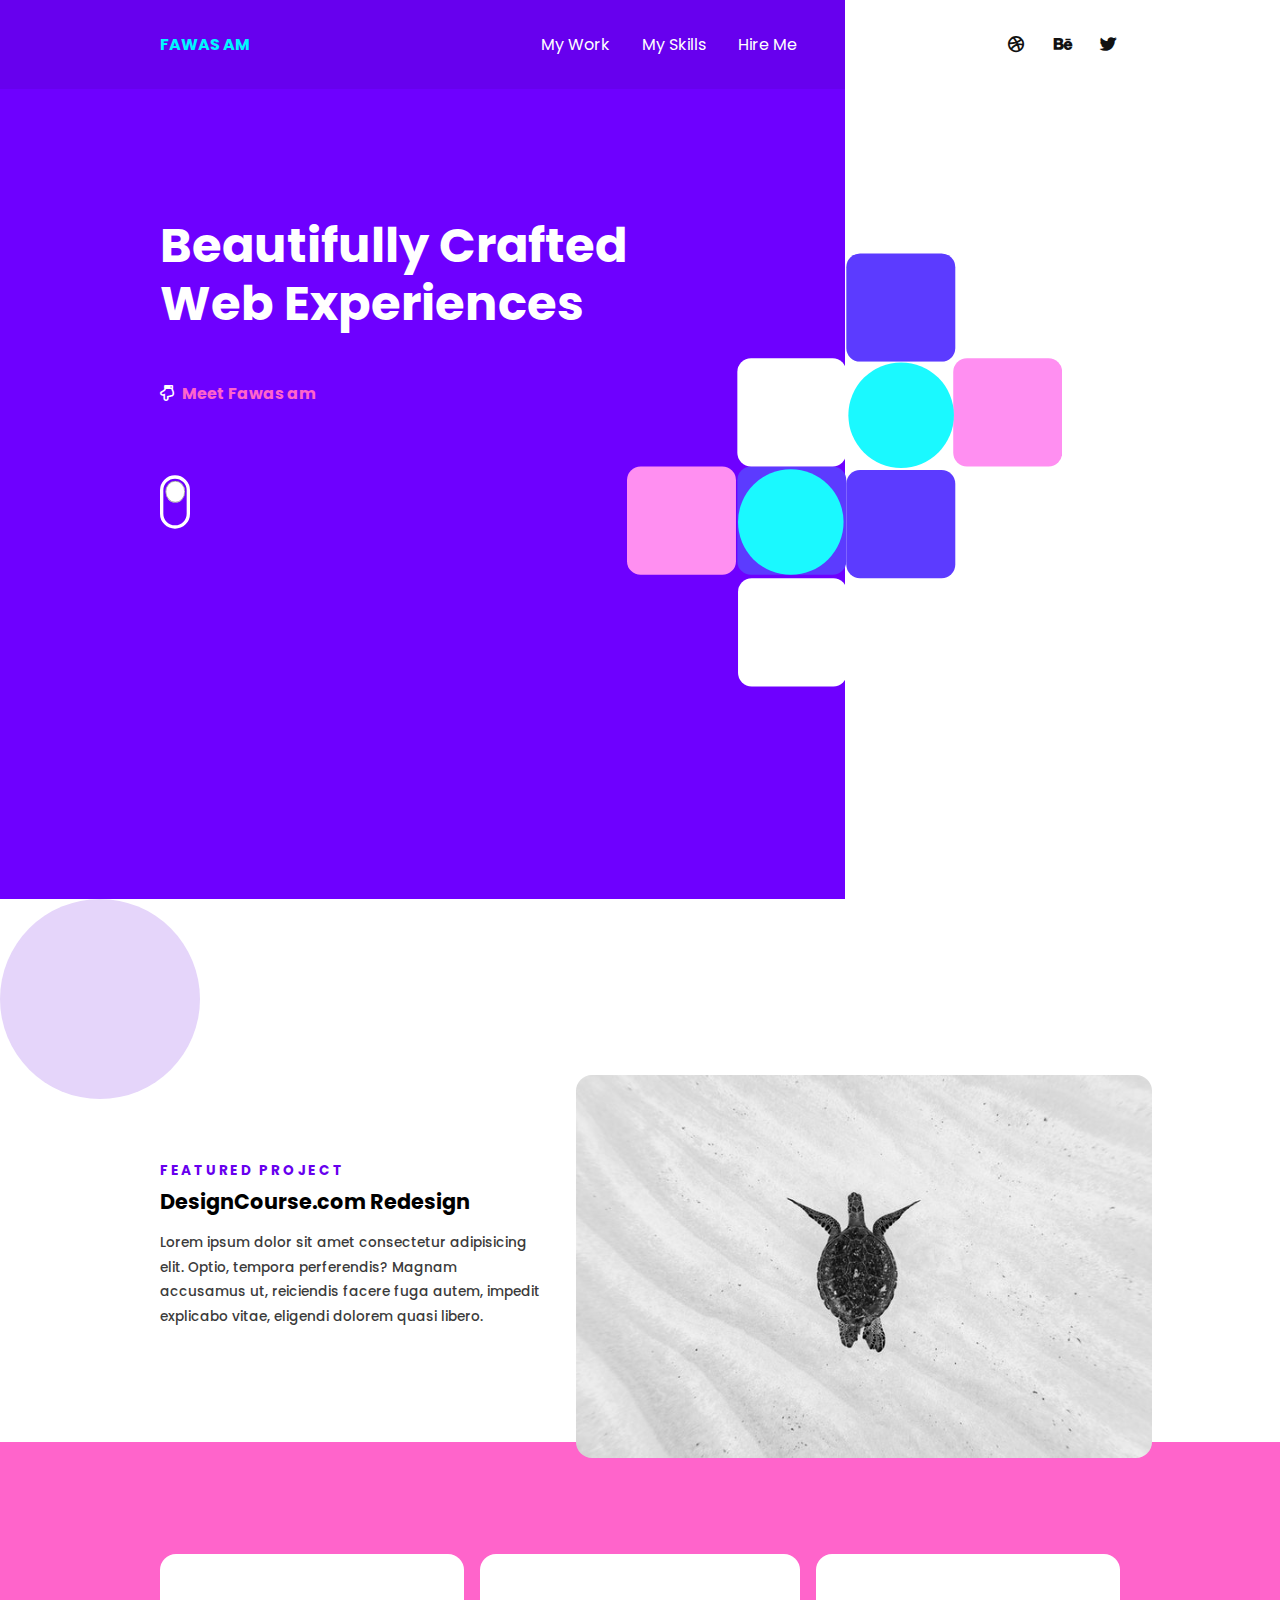
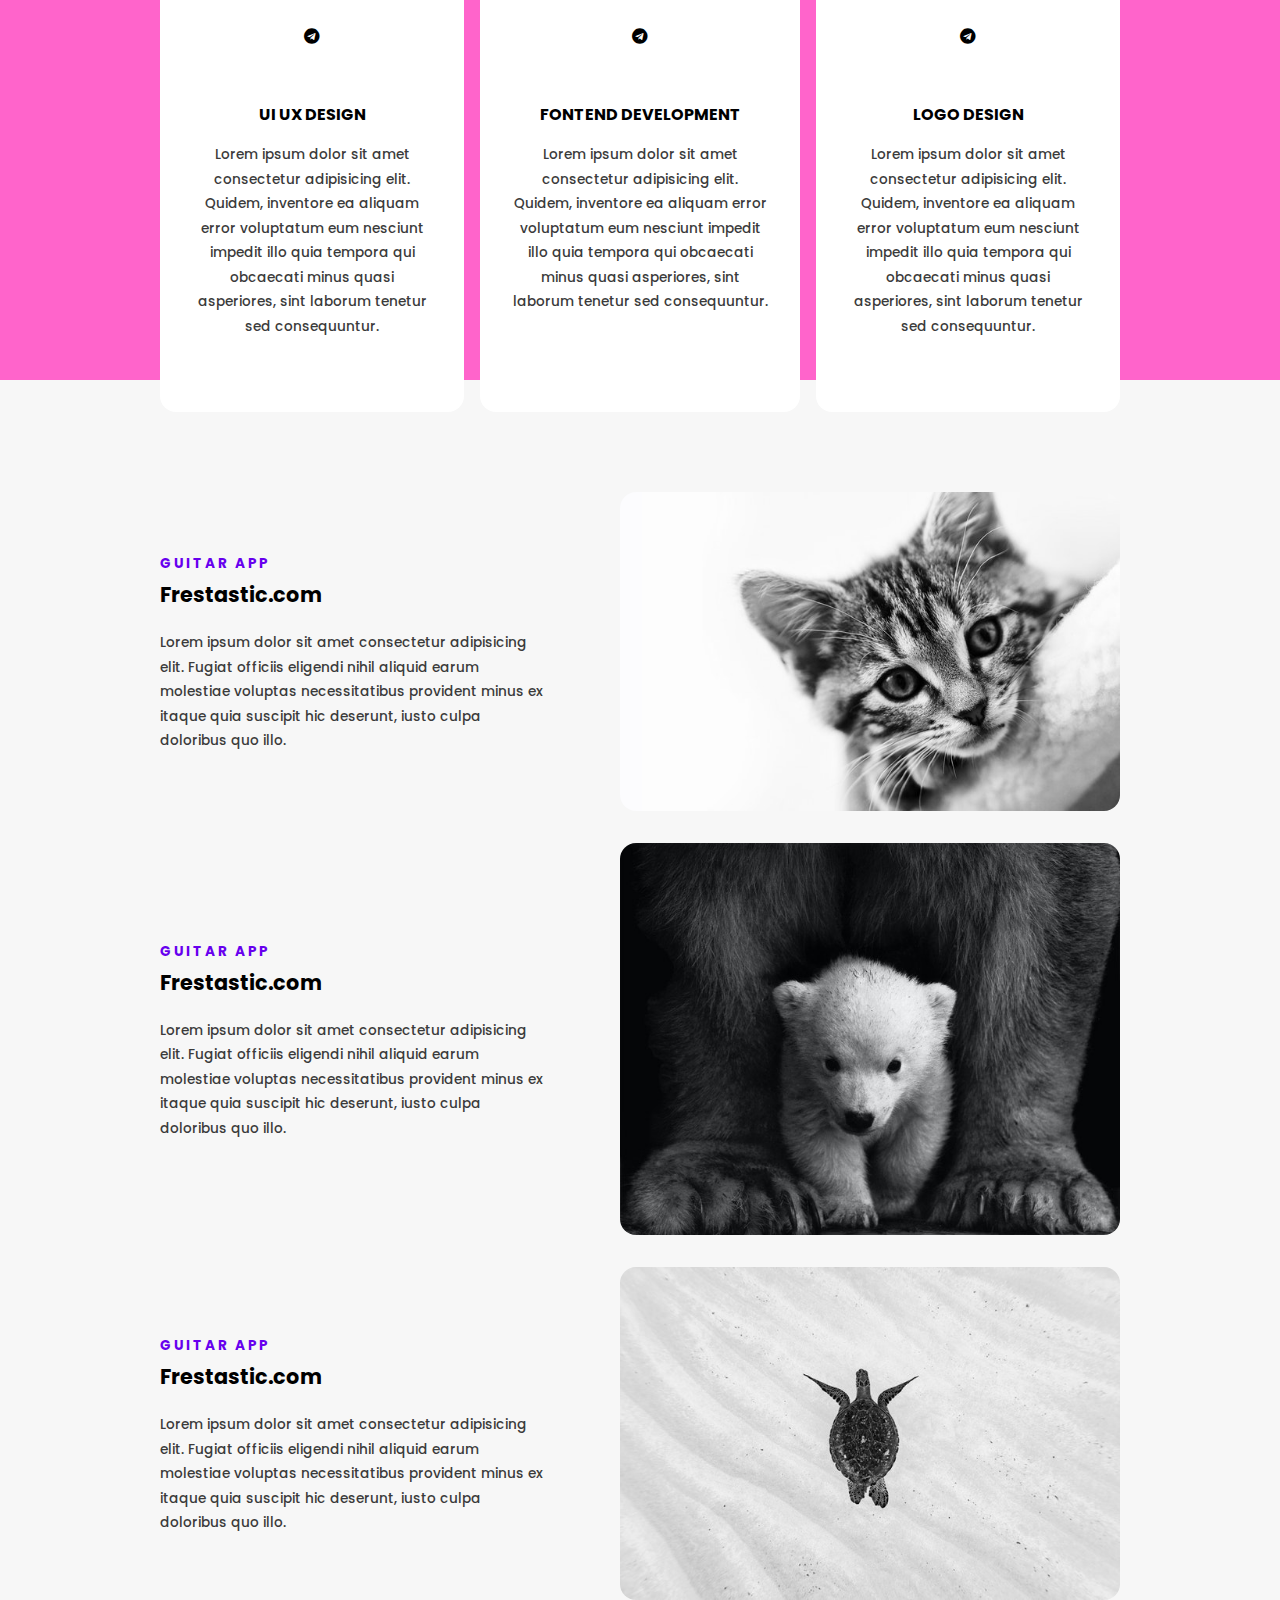
<file: index.html>
<!DOCTYPE html>
<html lang="en">

<head>
    <meta charset="UTF-8">
    <meta http-equiv="X-UA-Compatible" content="IE=edge">
    <meta name="viewport" content="width=device-width, initial-scale=1.0">
    <link rel="stylesheet" href="https://cdnjs.cloudflare.com/ajax/libs/font-awesome/5.15.3/css/all.min.css">
    <link rel="stylesheet" href="styel.css">
    <title>portfoli one</title>
</head>

<body>
    <div class="nav">
        <header>
            <a href="#" class="logo">FAWAS AM</a>
            <nav>
                <ul>
                    <li><a href="#">My Work</a></li>
                    <li><a href="#">My Skills</a></li>
                    <li><a href="#">Hire Me</a></li>
                </ul>
            </nav>
        </header>
        <div class="social">
            <ul>
                <li><a href=""><i class="fab fa-dribbble"></i></a></li>
                <li><a href=""><i class="fab fa-behance"></i> </a></li>
                <li><a href=""><i class="fab fa-twitter"></i></a></li>
            </ul>
        </div>
    </div>
    <div class="container1">
        <div class="content">
            <h1>Beautifully Crafted Web Experiences </h1>
            <div class="meet">
                <span><i class="far fa-hand-point-down"></i></span>
                <p>Meet Fawas am</p>
            </div>
            <svg class="scroll" width="54" height="96" viewBox="0 0 54 96">
                <g id="scroll" transform="translate(-218 -732)">
                    <g id="Rectangle_3" data-name="Rectangle 3" transform="translate(218 732)" fill="none" stroke="#fff"
                        stroke-linecap="round" stroke-linejoin="round" stroke-width="6">
                        <rect width="54" height="96" rx="27" stroke="none" />
                        <rect x="3" y="3" width="48" height="90" rx="24" fill="none" />
                    </g>
                    <g id="Ellipse_1" data-name="Ellipse 1" transform="translate(228 742)" fill="#fff" stroke="#707070"
                        stroke-width="1">
                        <ellipse cx="17.5" cy="19.5" rx="17.5" ry="19.5" stroke="none" />
                        <ellipse cx="17.5" cy="19.5" rx="17" ry="19" fill="none" />
                    </g>
                </g>
            </svg>
        </div>

        <svg xmlns="http://www.w3.org/2000/svg" class="hero-design" width="635" height="632" viewBox="0 0 635 632">
            <g id="hero_image" data-name="hero image" transform="translate(-921 -308)">
                <rect class="square-anim" id="Rectangle_4" data-name="Rectangle 4" width="159" height="158" rx="20"
                    transform="translate(1241 308)" fill="#5c3bff" />
                <rect class="square-anim" id="Rectangle_8" data-name="Rectangle 8" width="159" height="158" rx="20"
                    transform="translate(1241 624)" fill="#5c3bff" />
                <rect class="square-anim" id="Rectangle_9" data-name="Rectangle 9" width="159" height="158" rx="20"
                    transform="translate(1082 619)" fill="#5c3bff" />
                <rect class="square-anim" id="Rectangle_11" data-name="Rectangle 11" width="159" height="158" rx="20"
                    transform="translate(1083 782)" fill="#fff" />
                <rect class="square-anim" id="Rectangle_10" data-name="Rectangle 10" width="159" height="158" rx="20"
                    transform="translate(921 619)" fill="#ff8ff1" />
                <rect class="square-anim" id="Rectangle_5" data-name="Rectangle 5" width="159" height="158" rx="20"
                    transform="translate(1241 466)" fill="#fff" />
                <circle id="Ellipse_3" data-name="Ellipse 3" cx="77" cy="77" r="77" transform="translate(1083 623)"
                    fill="#1af9ff" />
                <rect class="square-anim" id="Rectangle_7" data-name="Rectangle 7" width="159" height="158" rx="20"
                    transform="translate(1397 461)" fill="#ff8ff1" />
                <rect class="square-anim" id="Rectangle_6" data-name="Rectangle 6" width="159" height="158" rx="20"
                    transform="translate(1082 461)" fill="#fff" />
                <circle id="Ellipse_2" data-name="Ellipse 2" cx="77" cy="77" r="77" transform="translate(1244 467)"
                    fill="#1af9ff" />
            </g>
        </svg>

    </div>
    <section class="featured">
        <div class="left">
            <div class="inner trasnsition2">
                <p class="subtitle">
                    Featured Project
                </p>
                <a href="#" class="featured-title">DesignCourse.com Redesign</a>
                <p class="featured-desc">
                    Lorem ipsum dolor sit amet consectetur adipisicing elit. Optio, tempora perferendis? Magnam
                    accusamus ut, reiciendis facere fuga autem, impedit explicabo vitae, eligendi dolorem quasi libero.

                </p>
            </div>
        </div>
        <img class="right transition2" src="2 (1).jpg" alt="nothing">
    </section>
    <section class="skills">
        <div class="skill-container">
            <ul>
                <li class="transition2">
                    <div class="icon-container one">
                        <i class="fab fa-telegram"></i>
                    </div>
                    <p class="skill-title">UI UX DESIGN</p>
                    <p class=" featured-desc skill-desc">
                        Lorem ipsum dolor sit amet consectetur adipisicing elit. Quidem, inventore ea aliquam error
                        voluptatum eum nesciunt impedit illo quia tempora qui obcaecati minus quasi asperiores, sint
                        laborum tenetur sed consequuntur.
                    </p>
                </li>
                <li class="transition2">
                    <div class="icon-container two">
                        <i class="fab fa-telegram"></i>
                    </div>
                    <p class="skill-title">FONTEND DEVELOPMENT</p>
                    <p class=" featured-desc skill-desc">
                        Lorem ipsum dolor sit amet consectetur adipisicing elit. Quidem, inventore ea aliquam error
                        voluptatum eum nesciunt impedit illo quia tempora qui obcaecati minus quasi asperiores, sint
                        laborum tenetur sed consequuntur.
                    </p>
                </li>
                <li class="transition2">
                    <div class="icon-container three">
                        <i class="fab fa-telegram"></i>
                    </div>
                    <p class="skill-title">LOGO DESIGN</p>
                    <p class=" featured-desc skill-desc">
                        Lorem ipsum dolor sit amet consectetur adipisicing elit. Quidem, inventore ea aliquam error
                        voluptatum eum nesciunt impedit illo quia tempora qui obcaecati minus quasi asperiores, sint
                        laborum tenetur sed consequuntur.
                    </p>
                </li>
            </ul>
        </div>
    </section>
    <section class="portfolio">
        <div class="portfolio-container transition3">
            <div class="portfolio-left">
                <div class="inner">
                    <p class="subtitle">Guitar App</p>
                    <p class="featured-title">Frestastic.com</p>
                    <p class="featured-desc">
                        Lorem ipsum dolor sit amet consectetur adipisicing elit. Fugiat officiis eligendi nihil aliquid
                        earum molestiae voluptas necessitatibus provident minus ex itaque quia suscipit hic deserunt,
                        iusto culpa doloribus quo illo.
                    </p>

                </div>
            </div>
            <a href=""><img src="2 (3).jpg" alt="frestatic"></a>
        </div>
        <div class="portfolio-container transition3">
            <div class="portfolio-left">
                <div class="inner">
                    <p class="subtitle">Guitar App</p>
                    <p class="featured-title">Frestastic.com</p>
                    <p class="featured-desc">
                        Lorem ipsum dolor sit amet consectetur adipisicing elit. Fugiat officiis eligendi nihil aliquid
                        earum molestiae voluptas necessitatibus provident minus ex itaque quia suscipit hic deserunt,
                        iusto culpa doloribus quo illo.
                    </p>

                </div>
            </div>
            <a href=""><img src="2 (2).jpg" alt="frestatic"></a>
        </div>
        <div class="portfolio-container transition3">
            <div class="portfolio-left">
                <div class="inner">
                    <p class="subtitle">Guitar App</p>
                    <p class="featured-title">Frestastic.com</p>
                    <p class="featured-desc">
                        Lorem ipsum dolor sit amet consectetur adipisicing elit. Fugiat officiis eligendi nihil aliquid
                        earum molestiae voluptas necessitatibus provident minus ex itaque quia suscipit hic deserunt,
                        iusto culpa doloribus quo illo.
                    </p>

                </div>
            </div>
            <a href=""><img src="2 (1).jpg" alt="frestatic"></a>
        </div>
    </section>

</body>

</html>
</file>
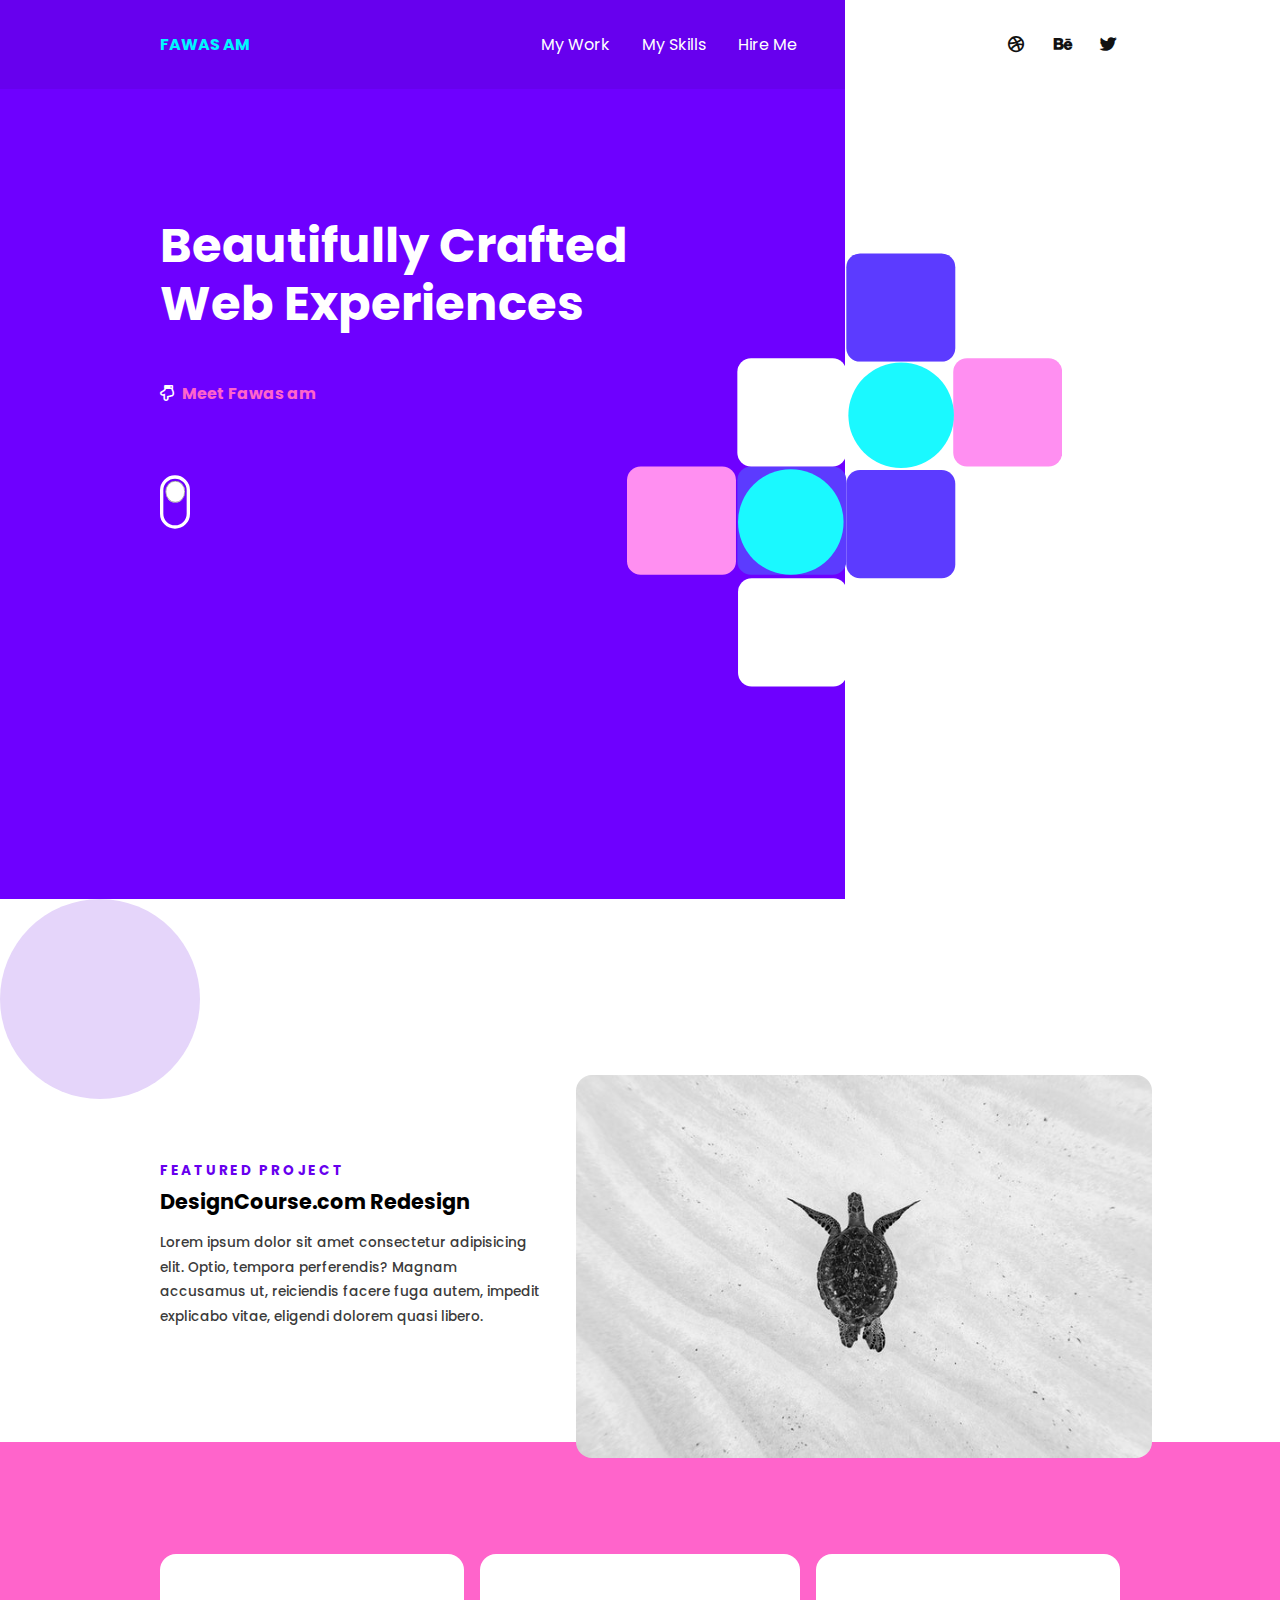
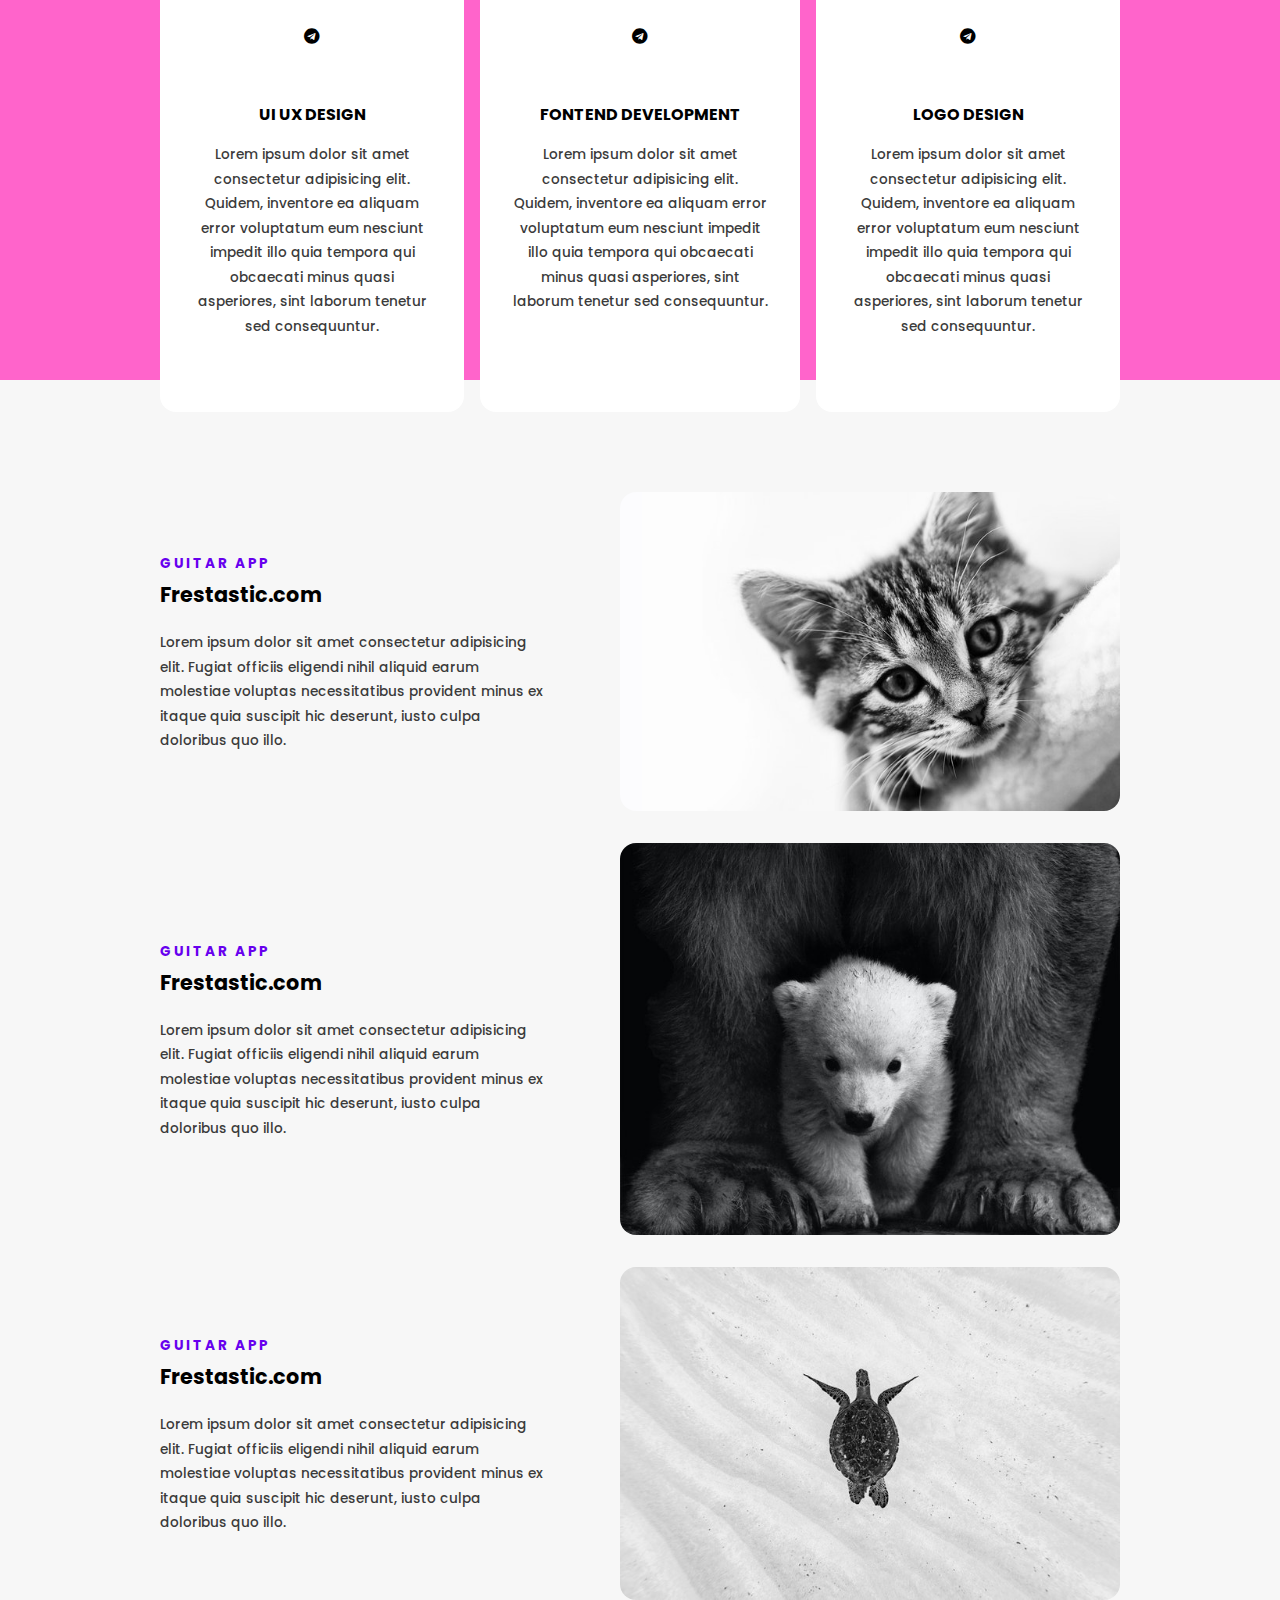
<file: main.html>
<!DOCTYPE html>
<html lang="en">

<head>
    <meta charset="UTF-8">
    <meta http-equiv="X-UA-Compatible" content="IE=edge">
    <meta name="viewport" content="width=device-width, initial-scale=1.0">
    <link rel="stylesheet" href="https://cdnjs.cloudflare.com/ajax/libs/font-awesome/5.15.3/css/all.min.css">
    <link rel="stylesheet" href="styel.css">
    <title>portfoli one</title>
</head>

<body>
    <div class="nav">
        <header>
            <a href="#" class="logo">FAWAS AM</a>
            <nav>
                <ul>
                    <li><a href="#">My Work</a></li>
                    <li><a href="#">My Skills</a></li>
                    <li><a href="#">Hire Me</a></li>
                </ul>
            </nav>
        </header>
        <div class="social">
            <ul>
                <li><a href=""><i class="fab fa-dribbble"></i></a></li>
                <li><a href=""><i class="fab fa-behance"></i> </a></li>
                <li><a href=""><i class="fab fa-twitter"></i></a></li>
            </ul>
        </div>
    </div>
    <div class="container1">
        <div class="content">
            <h1>Beautifully Crafted Web Experiences </h1>
            <div class="meet">
                <span><i class="far fa-hand-point-down"></i></span>
                <p>Meet Fawas am</p>
            </div>
            <svg class="scroll" width="54" height="96" viewBox="0 0 54 96">
                <g id="scroll" transform="translate(-218 -732)">
                    <g id="Rectangle_3" data-name="Rectangle 3" transform="translate(218 732)" fill="none" stroke="#fff"
                        stroke-linecap="round" stroke-linejoin="round" stroke-width="6">
                        <rect width="54" height="96" rx="27" stroke="none" />
                        <rect x="3" y="3" width="48" height="90" rx="24" fill="none" />
                    </g>
                    <g id="Ellipse_1" data-name="Ellipse 1" transform="translate(228 742)" fill="#fff" stroke="#707070"
                        stroke-width="1">
                        <ellipse cx="17.5" cy="19.5" rx="17.5" ry="19.5" stroke="none" />
                        <ellipse cx="17.5" cy="19.5" rx="17" ry="19" fill="none" />
                    </g>
                </g>
            </svg>
        </div>

        <svg xmlns="http://www.w3.org/2000/svg" class="hero-design" width="635" height="632" viewBox="0 0 635 632">
            <g id="hero_image" data-name="hero image" transform="translate(-921 -308)">
                <rect class="square-anim" id="Rectangle_4" data-name="Rectangle 4" width="159" height="158" rx="20"
                    transform="translate(1241 308)" fill="#5c3bff" />
                <rect class="square-anim" id="Rectangle_8" data-name="Rectangle 8" width="159" height="158" rx="20"
                    transform="translate(1241 624)" fill="#5c3bff" />
                <rect class="square-anim" id="Rectangle_9" data-name="Rectangle 9" width="159" height="158" rx="20"
                    transform="translate(1082 619)" fill="#5c3bff" />
                <rect class="square-anim" id="Rectangle_11" data-name="Rectangle 11" width="159" height="158" rx="20"
                    transform="translate(1083 782)" fill="#fff" />
                <rect class="square-anim" id="Rectangle_10" data-name="Rectangle 10" width="159" height="158" rx="20"
                    transform="translate(921 619)" fill="#ff8ff1" />
                <rect class="square-anim" id="Rectangle_5" data-name="Rectangle 5" width="159" height="158" rx="20"
                    transform="translate(1241 466)" fill="#fff" />
                <circle id="Ellipse_3" data-name="Ellipse 3" cx="77" cy="77" r="77" transform="translate(1083 623)"
                    fill="#1af9ff" />
                <rect class="square-anim" id="Rectangle_7" data-name="Rectangle 7" width="159" height="158" rx="20"
                    transform="translate(1397 461)" fill="#ff8ff1" />
                <rect class="square-anim" id="Rectangle_6" data-name="Rectangle 6" width="159" height="158" rx="20"
                    transform="translate(1082 461)" fill="#fff" />
                <circle id="Ellipse_2" data-name="Ellipse 2" cx="77" cy="77" r="77" transform="translate(1244 467)"
                    fill="#1af9ff" />
            </g>
        </svg>

    </div>
    <section class="featured">
        <div class="left">
            <div class="inner trasnsition2">
                <p class="subtitle">
                    Featured Project
                </p>
                <a href="#" class="featured-title">DesignCourse.com Redesign</a>
                <p class="featured-desc">
                    Lorem ipsum dolor sit amet consectetur adipisicing elit. Optio, tempora perferendis? Magnam
                    accusamus ut, reiciendis facere fuga autem, impedit explicabo vitae, eligendi dolorem quasi libero.

                </p>
            </div>
        </div>
        <img class="right transition2" src="2 (1).jpg" alt="nothing">
    </section>
    <section class="skills">
        <div class="skill-container">
            <ul>
                <li class="transition2">
                    <div class="icon-container one">
                        <i class="fab fa-telegram"></i>
                    </div>
                    <p class="skill-title">UI UX DESIGN</p>
                    <p class=" featured-desc skill-desc">
                        Lorem ipsum dolor sit amet consectetur adipisicing elit. Quidem, inventore ea aliquam error
                        voluptatum eum nesciunt impedit illo quia tempora qui obcaecati minus quasi asperiores, sint
                        laborum tenetur sed consequuntur.
                    </p>
                </li>
                <li class="transition2">
                    <div class="icon-container two">
                        <i class="fab fa-telegram"></i>
                    </div>
                    <p class="skill-title">FONTEND DEVELOPMENT</p>
                    <p class=" featured-desc skill-desc">
                        Lorem ipsum dolor sit amet consectetur adipisicing elit. Quidem, inventore ea aliquam error
                        voluptatum eum nesciunt impedit illo quia tempora qui obcaecati minus quasi asperiores, sint
                        laborum tenetur sed consequuntur.
                    </p>
                </li>
                <li class="transition2">
                    <div class="icon-container three">
                        <i class="fab fa-telegram"></i>
                    </div>
                    <p class="skill-title">LOGO DESIGN</p>
                    <p class=" featured-desc skill-desc">
                        Lorem ipsum dolor sit amet consectetur adipisicing elit. Quidem, inventore ea aliquam error
                        voluptatum eum nesciunt impedit illo quia tempora qui obcaecati minus quasi asperiores, sint
                        laborum tenetur sed consequuntur.
                    </p>
                </li>
            </ul>
        </div>
    </section>
    <section class="portfolio">
        <div class="portfolio-container transition3">
            <div class="portfolio-left">
                <div class="inner">
                    <p class="subtitle">Guitar App</p>
                    <p class="featured-title">Frestastic.com</p>
                    <p class="featured-desc">
                        Lorem ipsum dolor sit amet consectetur adipisicing elit. Fugiat officiis eligendi nihil aliquid
                        earum molestiae voluptas necessitatibus provident minus ex itaque quia suscipit hic deserunt,
                        iusto culpa doloribus quo illo.
                    </p>

                </div>
            </div>
            <a href=""><img src="2 (3).jpg" alt="frestatic"></a>
        </div>
        <div class="portfolio-container transition3">
            <div class="portfolio-left">
                <div class="inner">
                    <p class="subtitle">Guitar App</p>
                    <p class="featured-title">Frestastic.com</p>
                    <p class="featured-desc">
                        Lorem ipsum dolor sit amet consectetur adipisicing elit. Fugiat officiis eligendi nihil aliquid
                        earum molestiae voluptas necessitatibus provident minus ex itaque quia suscipit hic deserunt,
                        iusto culpa doloribus quo illo.
                    </p>

                </div>
            </div>
            <a href=""><img src="2 (2).jpg" alt="frestatic"></a>
        </div>
        <div class="portfolio-container transition3">
            <div class="portfolio-left">
                <div class="inner">
                    <p class="subtitle">Guitar App</p>
                    <p class="featured-title">Frestastic.com</p>
                    <p class="featured-desc">
                        Lorem ipsum dolor sit amet consectetur adipisicing elit. Fugiat officiis eligendi nihil aliquid
                        earum molestiae voluptas necessitatibus provident minus ex itaque quia suscipit hic deserunt,
                        iusto culpa doloribus quo illo.
                    </p>

                </div>
            </div>
            <a href=""><img src="2 (1).jpg" alt="frestatic"></a>
        </div>
    </section>

</body>

</html>
</file>
<file: styel.css>
@import url("https://fonts.googleapis.com/css2?family=Poppins:wght@100;200;300;500;600;700&display=swap");
body {
  height: 100vh;
  margin: 0;
  font-family: "Poppins", sans-serif;
}

ul {
  list-style-type: none;
  margin: 0;
  padding: 0;
}

a {
  text-decoration: none;
}

img {
  width: 100%;
  border-radius: 1em;
}

.nav {
  background: #6700ee;
}

.nav a {
  color: #fff;
}

header {
  display: -webkit-box;
  display: -ms-flexbox;
  display: flex;
  -webkit-box-pack: justify;
      -ms-flex-pack: justify;
          justify-content: space-between;
  padding: 2em;
}

header .logo {
  color: #00f7ff;
  font-weight: bold;
}

header nav {
  float: right;
}

header nav ul {
  display: -webkit-box;
  display: -ms-flexbox;
  display: flex;
}

header nav ul a {
  display: block;
  padding: 0 1em;
}

.social,
.hero-design {
  display: none;
}

.container1 {
  background: #6e00ff;
  color: #fff;
  display: -ms-grid;
  display: grid;
  text-align: center;
  padding: 4em;
}

.meet {
  display: -webkit-box;
  display: -ms-flexbox;
  display: flex;
  margin: 0 auto;
  width: 200px;
  font-weight: bold;
  color: #ff64cb;
}

.meet span {
  margin-top: 1em;
  margin-right: 0.5em;
}

.meet span .fa-hand-point-down {
  color: #fff;
}

.scroll {
  width: 30px;
  margin-top: 2em;
}

section {
  padding: 4em 2em;
  text-align: center;
}

.featured {
  position: relative;
}

.featured::before {
  content: "";
  position: absolute;
  width: 200px;
  height: 200px;
  border-radius: 50%;
  background: #e5d5fa;
  top: 0;
  left: 0;
  z-index: -1;
}

.subtitle {
  text-transform: uppercase;
  font-weight: bold;
  color: #6700ee;
  letter-spacing: 0.2em;
  font-size: 0.85em;
}

.featured-title {
  color: black;
  font-weight: bold;
  font-size: 1.3em;
  margin-top: -0.4em;
  display: block;
}

.featured-desc {
  color: #3b3b3b;
  margin-bottom: 3em;
  font-size: 0.85em;
  line-height: 1.8em;
  font-weight: 500;
}

.skills {
  background: #ff64cb;
}

.skill-container ul li {
  background: #fff;
  padding: 2em;
  border-radius: 1em;
  margin-bottom: 1em;
}

.skill-container ul li .icon-container {
  height: 100px;
  display: -ms-grid;
  display: grid;
  place-content: center;
  margin: 0 auto;
}

.skill-container ul .skill-title {
  font-weight: bold;
}

.skill-container ul .featured-des {
  margin-bottom: 2em;
}

.portfolio {
  background: #f7f7f7;
}

.portfolio-container a img {
  border-radius: 1em;
  margin-bottom: 2em;
}

@media only screen and (min-width: 800px) {
  .featured,
  .portfolio {
    text-align: left;
  }
  .featured,
  .portfolio-container {
    display: -ms-grid;
    display: grid;
    -ms-grid-columns: 40% auto;
        grid-template-columns: 40% auto;
  }
  .left,
  .portfolio-left {
    display: -ms-grid;
    display: grid;
    place-content: center;
  }
  .right {
    margin-left: 2em;
    margin-top: 1em;
  }
  .skills {
    margin-top: -5em;
    margin-bottom: -7em;
    padding-top: 7em;
  }
  .skill-container ul {
    display: -ms-grid;
    display: grid;
    -ms-grid-columns: (auto)[3];
        grid-template-columns: repeat(3, auto);
    grid-gap: 1em;
  }
  .portfolio {
    padding-top: 7em;
  }
  .portfolio-container img {
    margin-left: 2em;
  }
}

@media only screen and (min-width: 1050px) {
  .container1 {
    height: 90vh;
  }
  .nav {
    display: -ms-grid;
    display: grid;
    -ms-grid-columns: 66% auto;
        grid-template-columns: 66% auto;
    background: unset;
  }
  .nav header {
    background: #6700ee;
    padding: 2em 2em 2em 4em;
  }
  .social {
    padding: 2em 4em 2em 0;
  }
  .section {
    padding: 4em;
  }
  .social {
    display: block;
  }
  .social ul {
    display: -webkit-box;
    display: -ms-flexbox;
    display: flex;
    -webkit-box-pack: justify;
        -ms-flex-pack: justify;
            justify-content: space-between;
    width: 7em;
    float: right;
  }
  .social ul li .fab {
    color: #111;
    width: 20px;
    font-weight: bold;
  }
  .container1 {
    display: -ms-grid;
    display: grid;
    -ms-grid-columns: 66% auto;
        grid-template-columns: 66% auto;
    background: unset;
    padding: 0;
  }
  .container1 .content {
    background: #6e00ff;
    padding: 6em 8em 6em 4em;
    text-align: left;
  }
  .container1 .content h1 {
    font-size: 3em;
    line-height: 1.2em;
  }
  .meet {
    margin: unset;
  }
  .hero-design {
    display: unset;
    margin-left: -50%;
    margin-top: 15%;
    width: 100%;
  }
  .portfolio img {
    float: right;
    max-width: 500px;
  }
}

@media only screen and (min-width: 1250px) {
  .nav header {
    padding: 2em 2em 2em 10em;
  }
  .social {
    padding: 2em 10em 2em 0;
  }
  section {
    padding: 10em 10em 4em 10em;
  }
  .container1 .content {
    padding: 6em 8em 6em 10em;
  }
}

@media only screen and (min-width: 1550px) {
  .nav header {
    padding: 2em 2em 2em 20em;
  }
  .social {
    padding: 2em 20em 2em 0;
  }
  section {
    padding: 10em 20em 4em 20em;
  }
  .container1 .content {
    padding: 6em 8em 6em 20em;
  }
}
/*# sourceMappingURL=styel.css.map */
</file>
